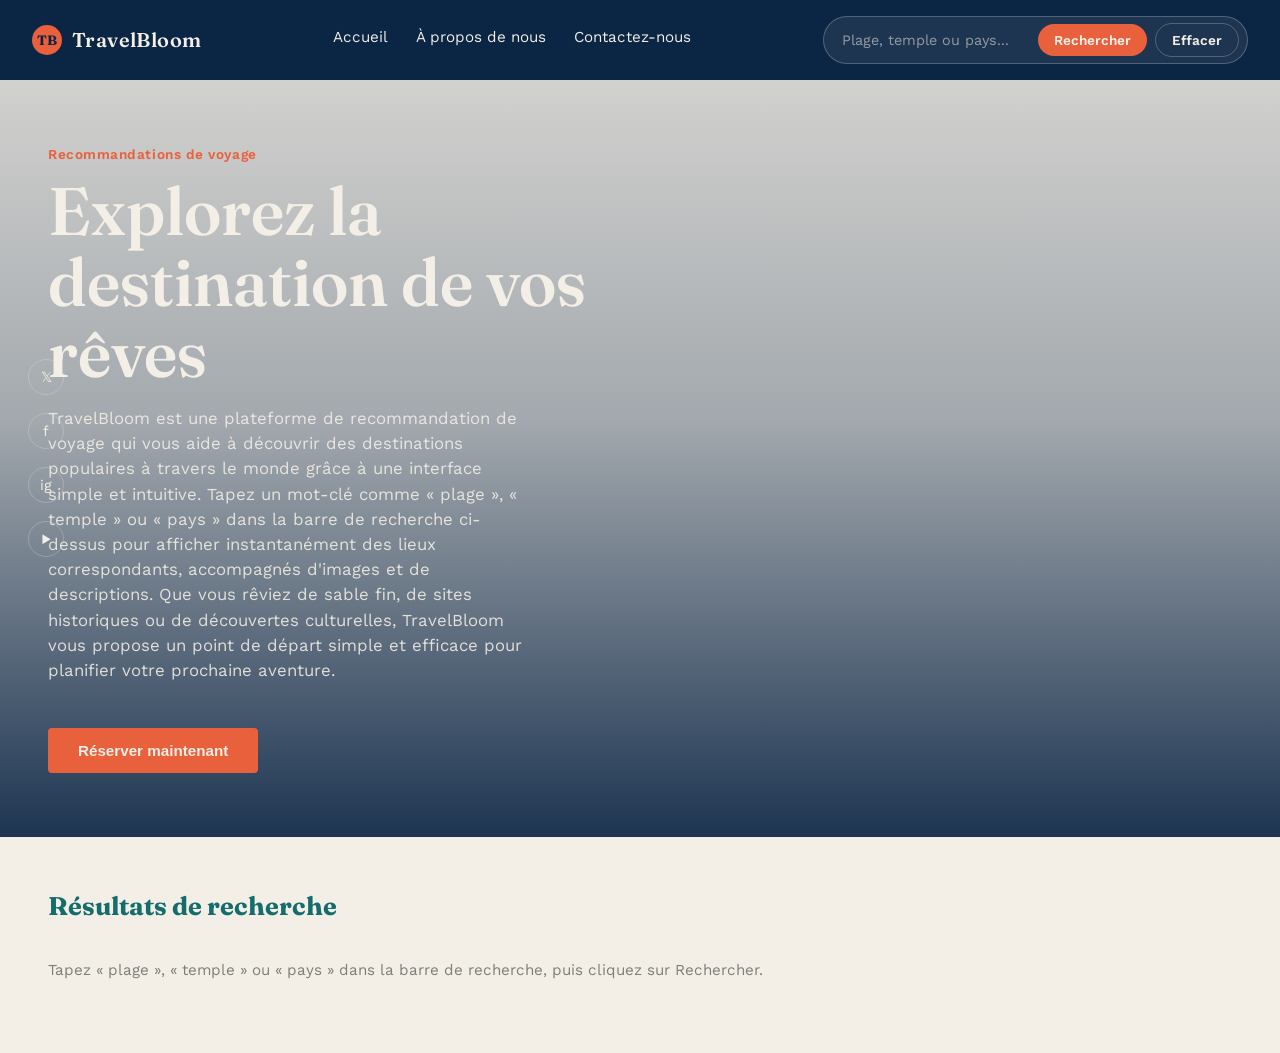
<file: index.html>
<!DOCTYPE html>
<html lang="fr">
<head>
  <meta charset="UTF-8">
  <meta name="viewport" content="width=device-width, initial-scale=1.0">
  <title>TravelBloom - Recommandations de voyage</title>
  <link rel="stylesheet" href="style.css">
</head>
<body>

  <nav class="navbar">
    <div class="brand">
      <span class="brand-mark">TB</span>
      TravelBloom
    </div>
    <div class="nav-links">
      <a href="index.html">Accueil</a>
      <a href="about_us.html">À propos de nous</a>
      <a href="contact_us.html">Contactez-nous</a>
    </div>
    <div class="nav-search">
      <input type="text" id="searchInput" placeholder="Plage, temple ou pays...">
      <button class="btn-search" id="searchBtn">Rechercher</button>
      <button class="btn-clear" id="clearBtn">Effacer</button>
    </div>
  </nav>

  <header class="hero" style="background-image: url('https://images.unsplash.com/photo-1501785888041-af3ef285b470?q=80&w=1600');">
    <div class="social-rail">
      <a href="#" aria-label="Twitter">𝕏</a>
      <a href="#" aria-label="Facebook">f</a>
      <a href="#" aria-label="Instagram">ig</a>
      <a href="#" aria-label="YouTube">▶</a>
    </div>
    <div class="hero-content">
      <div class="hero-eyebrow">Recommandations de voyage</div>
      <h1>Explorez la destination de vos rêves</h1>
      <p>TravelBloom est une plateforme de recommandation de voyage qui vous aide à découvrir des destinations populaires à travers le monde grâce à une interface simple et intuitive. Tapez un mot-clé comme « plage », « temple » ou « pays » dans la barre de recherche ci-dessus pour afficher instantanément des lieux correspondants, accompagnés d'images et de descriptions. Que vous rêviez de sable fin, de sites historiques ou de découvertes culturelles, TravelBloom vous propose un point de départ simple et efficace pour planifier votre prochaine aventure.</p>
      <button class="btn-primary" onclick="document.getElementById('searchInput').focus()">Réserver maintenant</button>
    </div>
  </header>

  <section class="results-section">
    <h2 class="results-heading">Résultats de recherche</h2>
    <div id="resultsGrid" class="results-grid">
      <p class="empty-state">Tapez « plage », « temple » ou « pays » dans la barre de recherche, puis cliquez sur Rechercher.</p>
    </div>
  </section>

  <script src="travel_recommendation.js"></script>
</body>
</html>
</file>
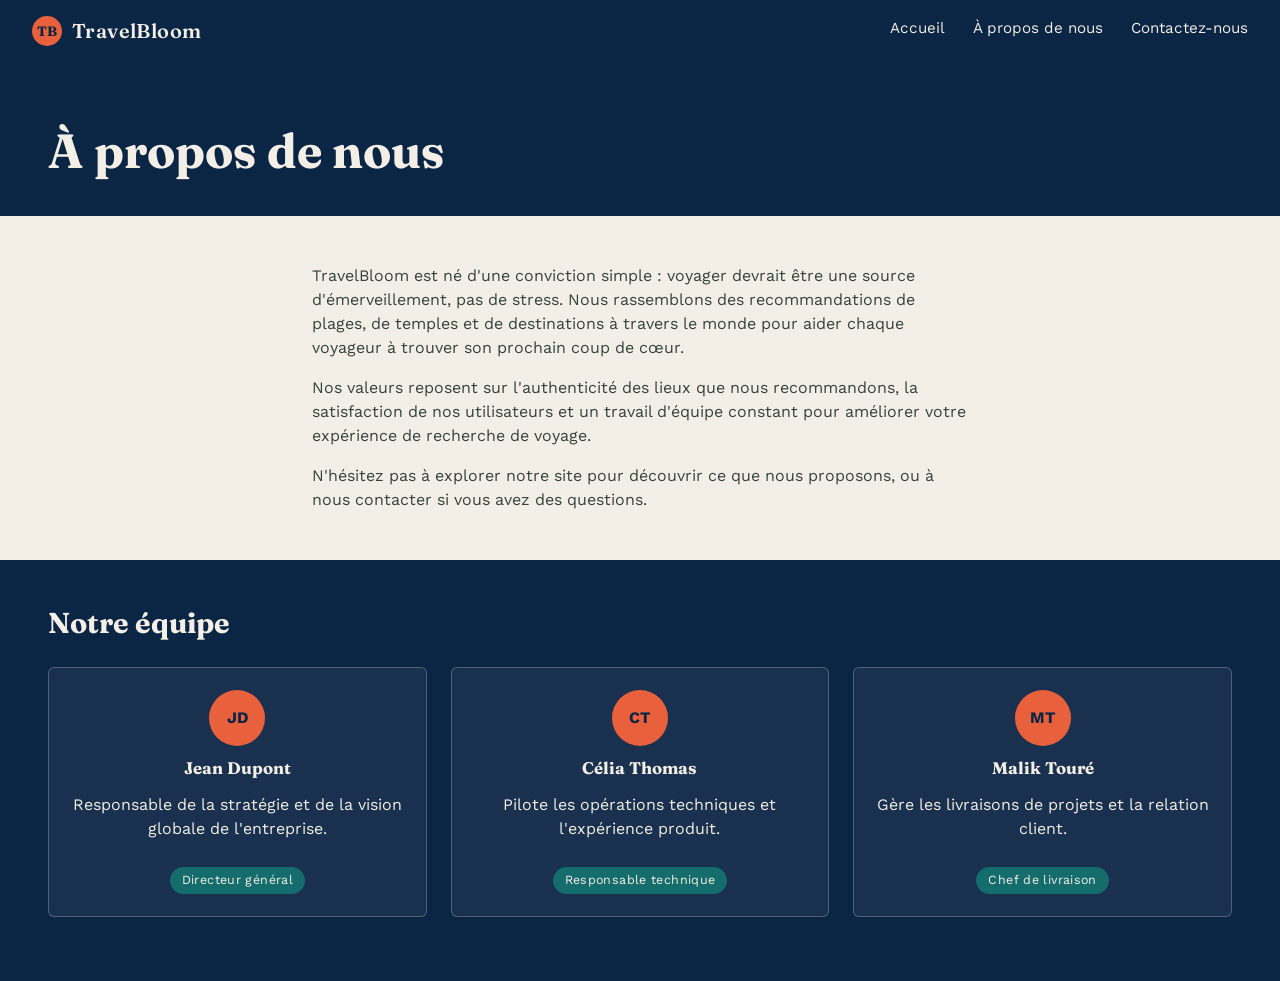
<file: about_us.html>
<!DOCTYPE html>
<html lang="fr">
<head>
  <meta charset="UTF-8">
  <meta name="viewport" content="width=device-width, initial-scale=1.0">
  <title>TravelBloom - À propos de nous</title>
  <link rel="stylesheet" href="style.css">
</head>
<body>

  <nav class="navbar">
    <div class="brand">
      <span class="brand-mark">TB</span>
      TravelBloom
    </div>
    <div class="nav-links">
      <a href="travel_recommendation.html">Accueil</a>
      <a href="about_us.html">À propos de nous</a>
      <a href="contact_us.html">Contactez-nous</a>
    </div>
  </nav>

  <header class="page-hero">
    <h1>À propos de nous</h1>
  </header>

  <section class="about-block">
    <p>TravelBloom est né d'une conviction simple : voyager devrait être une source d'émerveillement, pas de stress. Nous rassemblons des recommandations de plages, de temples et de destinations à travers le monde pour aider chaque voyageur à trouver son prochain coup de cœur.</p>
    <p>Nos valeurs reposent sur l'authenticité des lieux que nous recommandons, la satisfaction de nos utilisateurs et un travail d'équipe constant pour améliorer votre expérience de recherche de voyage.</p>
    <p>N'hésitez pas à explorer notre site pour découvrir ce que nous proposons, ou à nous contacter si vous avez des questions.</p>
  </section>

  <section class="team-section">
    <h2>Notre équipe</h2>
    <div class="team-grid">
      <div class="team-card">
        <div class="team-avatar">JD</div>
        <h3>Jean Dupont</h3>
        <p>Responsable de la stratégie et de la vision globale de l'entreprise.</p>
        <span class="team-role">Directeur général</span>
      </div>
      <div class="team-card">
        <div class="team-avatar">CT</div>
        <h3>Célia Thomas</h3>
        <p>Pilote les opérations techniques et l'expérience produit.</p>
        <span class="team-role">Responsable technique</span>
      </div>
      <div class="team-card">
        <div class="team-avatar">MT</div>
        <h3>Malik Touré</h3>
        <p>Gère les livraisons de projets et la relation client.</p>
        <span class="team-role">Chef de livraison</span>
      </div>
    </div>
  </section>

</body>
</html>
</file>
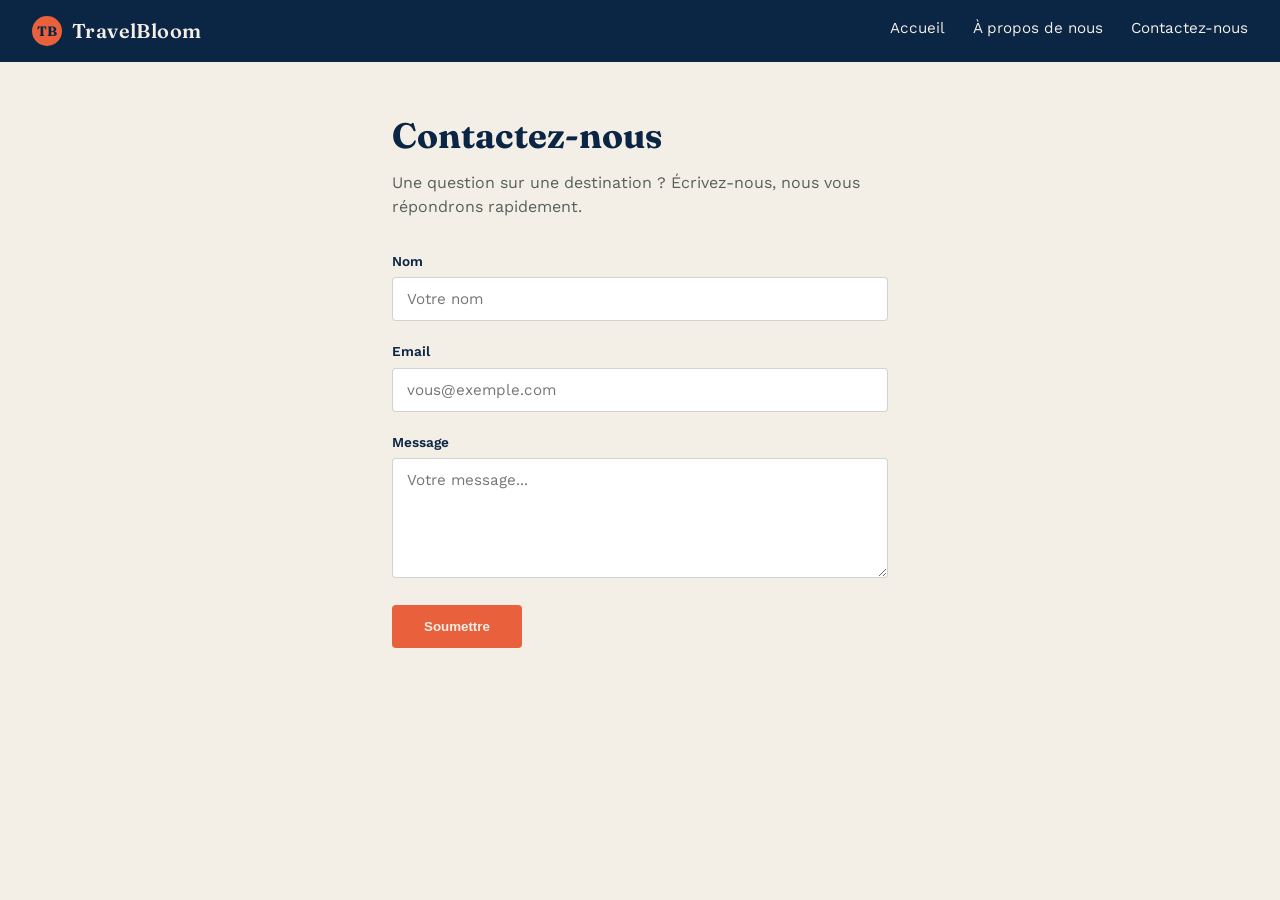
<file: contact_us.html>
<!DOCTYPE html>
<html lang="fr">
<head>
  <meta charset="UTF-8">
  <meta name="viewport" content="width=device-width, initial-scale=1.0">
  <title>TravelBloom - Contactez-nous</title>
  <link rel="stylesheet" href="style.css">
</head>
<body>

  <nav class="navbar">
    <div class="brand">
      <span class="brand-mark">TB</span>
      TravelBloom
    </div>
    <div class="nav-links">
      <a href="travel_recommendation.html">Accueil</a>
      <a href="about_us.html">À propos de nous</a>
      <a href="contact_us.html">Contactez-nous</a>
    </div>
  </nav>

  <section class="contact-wrap">
    <h1>Contactez-nous</h1>
    <p class="lead">Une question sur une destination ? Écrivez-nous, nous vous répondrons rapidement.</p>

    <form class="contact-form" id="contactForm">
      <label for="name">Nom</label>
      <input type="text" id="name" name="name" placeholder="Votre nom" required>

      <label for="email">Email</label>
      <input type="email" id="email" name="email" placeholder="vous@exemple.com" required>

      <label for="message">Message</label>
      <textarea id="message" name="message" placeholder="Votre message..." required></textarea>

      <button type="submit">Soumettre</button>
    </form>
    <p class="form-note" id="formNote"></p>
  </section>

  <script>
    document.getElementById('contactForm').addEventListener('submit', function (e) {
      e.preventDefault();
      document.getElementById('formNote').textContent = 'Merci ! Votre message a bien été envoyé.';
      this.reset();
    });
  </script>

</body>
</html>
</file>
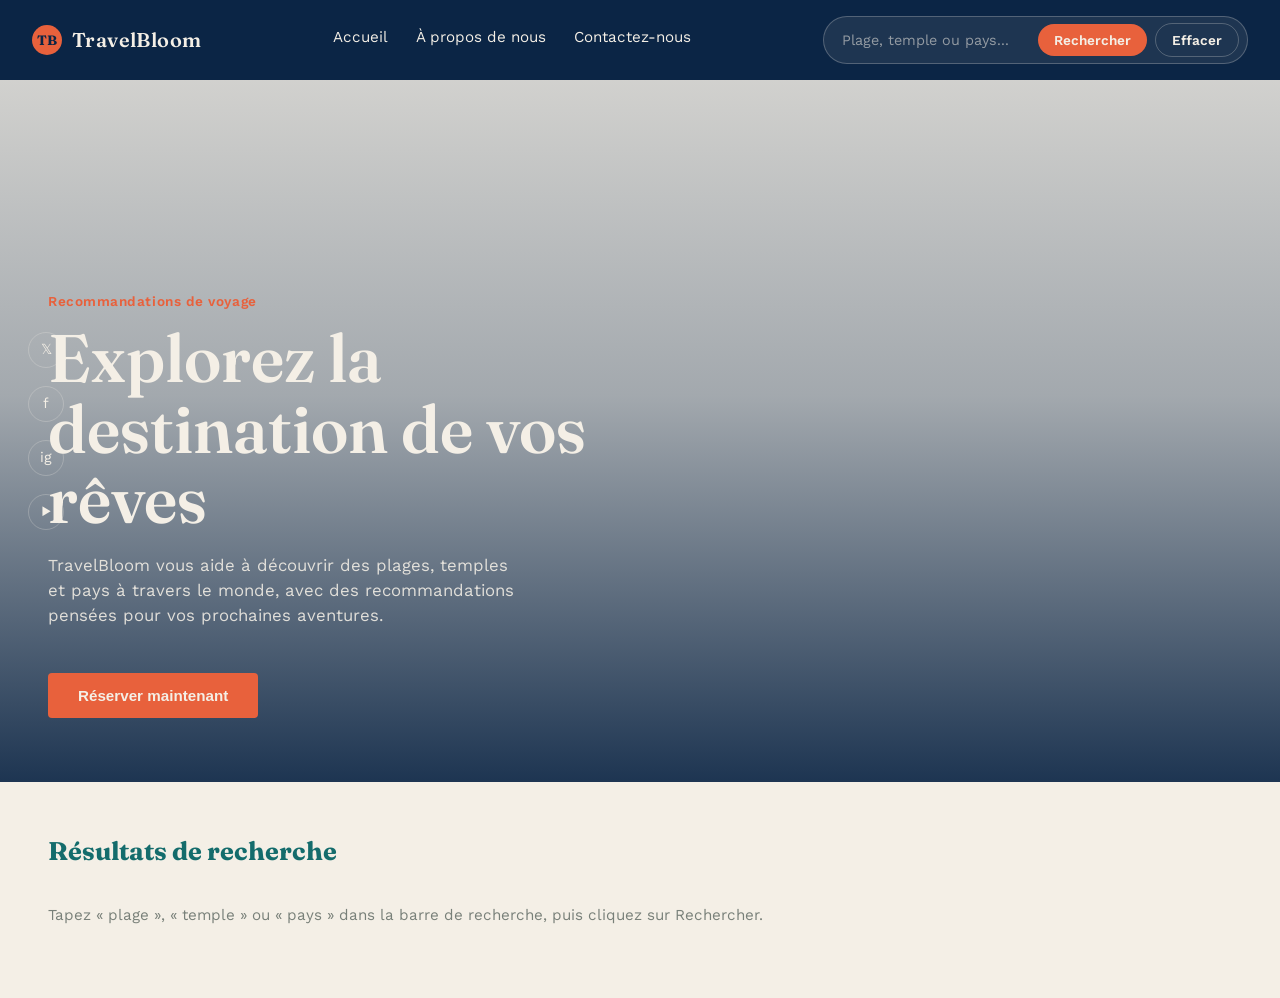
<file: travel_recommendation.html>
<!DOCTYPE html>
<html lang="fr">
<head>
  <meta charset="UTF-8">
  <meta name="viewport" content="width=device-width, initial-scale=1.0">
  <title>TravelBloom - Recommandations de voyage</title>
  <link rel="stylesheet" href="style.css">
</head>
<body>

  <nav class="navbar">
    <div class="brand">
      <span class="brand-mark">TB</span>
      TravelBloom
    </div>
    <div class="nav-links">
      <a href="travel_recommendation.html">Accueil</a>
      <a href="about_us.html">À propos de nous</a>
      <a href="contact_us.html">Contactez-nous</a>
    </div>
    <div class="nav-search">
      <input type="text" id="searchInput" placeholder="Plage, temple ou pays...">
      <button class="btn-search" id="searchBtn">Rechercher</button>
      <button class="btn-clear" id="clearBtn">Effacer</button>
    </div>
  </nav>

  <header class="hero" style="background-image: url('https://images.unsplash.com/photo-1501785888041-af3ef285b470?q=80&w=1600');">
    <div class="social-rail">
      <a href="#" aria-label="Twitter">𝕏</a>
      <a href="#" aria-label="Facebook">f</a>
      <a href="#" aria-label="Instagram">ig</a>
      <a href="#" aria-label="YouTube">▶</a>
    </div>
    <div class="hero-content">
      <div class="hero-eyebrow">Recommandations de voyage</div>
      <h1>Explorez la destination de vos rêves</h1>
      <p>TravelBloom vous aide à découvrir des plages, temples et pays à travers le monde, avec des recommandations pensées pour vos prochaines aventures.</p>
      <button class="btn-primary" onclick="document.getElementById('searchInput').focus()">Réserver maintenant</button>
    </div>
  </header>

  <section class="results-section">
    <h2 class="results-heading">Résultats de recherche</h2>
    <div id="resultsGrid" class="results-grid">
      <p class="empty-state">Tapez « plage », « temple » ou « pays » dans la barre de recherche, puis cliquez sur Rechercher.</p>
    </div>
  </section>

  <script src="travel_recommendation.js"></script>
</body>
</html>
</file>
<file: style.css>
@import url('https://fonts.googleapis.com/css2?family=Fraunces:opsz,wght@9..144,300;9..144,500;9..144,600;9..144,700&family=Work+Sans:wght@400;500;600&display=swap');

:root {
  --navy: #0B2545;
  --teal: #146C6C;
  --sand: #F4EFE6;
  --coral: #E8613C;
  --ink: #12241F;
  --line: rgba(244, 239, 230, 0.25);
}

* { box-sizing: border-box; }

body {
  margin: 0;
  font-family: 'Work Sans', sans-serif;
  color: var(--ink);
  background: var(--sand);
  line-height: 1.5;
}

h1, h2, h3 {
  font-family: 'Fraunces', serif;
  margin: 0;
  line-height: 1.05;
}

a { color: inherit; text-decoration: none; }

/* ---------- NAVBAR ---------- */
.navbar {
  display: flex;
  align-items: center;
  justify-content: space-between;
  gap: 24px;
  background: var(--navy);
  color: var(--sand);
  padding: 16px 32px;
  flex-wrap: wrap;
}

.brand {
  display: flex;
  align-items: center;
  gap: 10px;
  font-family: 'Fraunces', serif;
  font-weight: 600;
  font-size: 1.25rem;
  letter-spacing: 0.02em;
}

.brand-mark {
  width: 30px;
  height: 30px;
  border-radius: 50%;
  background: var(--coral);
  display: inline-flex;
  align-items: center;
  justify-content: center;
  font-size: 0.85rem;
  font-weight: 700;
  color: var(--navy);
}

.nav-links {
  display: flex;
  gap: 28px;
  font-size: 0.95rem;
}

.nav-links a {
  padding-bottom: 4px;
  border-bottom: 1px solid transparent;
  transition: border-color 0.15s ease;
}

.nav-links a:hover { border-color: var(--coral); }

.nav-search {
  display: flex;
  align-items: center;
  gap: 8px;
  background: rgba(244, 239, 230, 0.08);
  border: 1px solid var(--line);
  border-radius: 999px;
  padding: 6px 8px 6px 16px;
}

.nav-search input {
  background: transparent;
  border: none;
  outline: none;
  color: var(--sand);
  font-family: 'Work Sans', sans-serif;
  font-size: 0.9rem;
  width: 190px;
}

.nav-search input::placeholder { color: rgba(244, 239, 230, 0.55); }

.nav-search button {
  border: none;
  border-radius: 999px;
  padding: 8px 16px;
  font-family: 'Work Sans', sans-serif;
  font-size: 0.85rem;
  font-weight: 600;
  cursor: pointer;
  transition: transform 0.12s ease;
}

.nav-search button:hover { transform: translateY(-1px); }

.btn-search { background: var(--coral); color: var(--sand); }
.btn-clear { background: transparent; color: var(--sand); border: 1px solid var(--line) !important; }

/* ---------- HERO ---------- */
.hero {
  position: relative;
  min-height: 78vh;
  display: flex;
  align-items: flex-end;
  background-size: cover;
  background-position: center;
  color: var(--sand);
  padding: 64px 48px;
}

.hero::before {
  content: "";
  position: absolute;
  inset: 0;
  background: linear-gradient(0deg, rgba(11,37,69,0.92) 0%, rgba(11,37,69,0.35) 55%, rgba(11,37,69,0.15) 100%);
}

.social-rail {
  position: absolute;
  left: 28px;
  top: 50%;
  transform: translateY(-50%);
  display: flex;
  flex-direction: column;
  gap: 18px;
  z-index: 2;
}

.social-rail a {
  width: 36px;
  height: 36px;
  border: 1px solid var(--line);
  border-radius: 50%;
  display: flex;
  align-items: center;
  justify-content: center;
  color: var(--sand);
  font-size: 0.9rem;
}

.hero-content {
  position: relative;
  z-index: 2;
  max-width: 620px;
}

.hero-eyebrow {
  font-size: 0.85rem;
  letter-spacing: 0.04em;
  color: var(--coral);
  margin-bottom: 12px;
  font-weight: 600;
}

.hero h1 {
  font-size: clamp(2.4rem, 6vw, 4.2rem);
  font-weight: 600;
}

.hero p {
  margin-top: 18px;
  font-size: 1.05rem;
  color: rgba(244, 239, 230, 0.88);
  max-width: 480px;
}

.btn-primary {
  display: inline-block;
  margin-top: 28px;
  background: var(--coral);
  color: var(--sand);
  padding: 14px 30px;
  border-radius: 4px;
  font-weight: 600;
  font-size: 0.95rem;
  border: none;
  cursor: pointer;
}

/* ---------- RESULTS ---------- */
.results-section {
  padding: 56px 48px;
}

.results-heading {
  font-size: 1.6rem;
  color: var(--teal);
  margin-bottom: 24px;
}

.results-grid {
  display: grid;
  grid-template-columns: repeat(auto-fit, minmax(260px, 1fr));
  gap: 24px;
}

.result-card {
  background: white;
  border: 1px solid rgba(18, 36, 31, 0.08);
  border-radius: 6px;
  overflow: hidden;
  display: flex;
  flex-direction: column;
}

.result-card img {
  width: 100%;
  height: 190px;
  object-fit: cover;
  display: block;
}

.result-card .card-body {
  padding: 18px 20px 20px;
  display: flex;
  flex-direction: column;
  gap: 8px;
  flex: 1;
}

.result-card h3 {
  font-size: 1.15rem;
  color: var(--navy);
}

.result-card p {
  font-size: 0.92rem;
  color: rgba(18, 36, 31, 0.75);
  margin: 0;
  flex: 1;
}

.card-cta {
  align-self: flex-start;
  margin-top: 4px;
  font-size: 0.85rem;
  font-weight: 600;
  color: var(--coral);
  background: none;
  border: none;
  cursor: pointer;
  padding: 0;
}

.empty-state {
  color: rgba(18, 36, 31, 0.55);
  font-size: 0.95rem;
}

/* ---------- ABOUT PAGE ---------- */
.page-hero {
  background: var(--navy);
  color: var(--sand);
  padding: 64px 48px 40px;
}

.page-hero h1 { font-size: clamp(2rem, 5vw, 3rem); }

.about-block {
  max-width: 720px;
  margin: 48px auto;
  padding: 0 32px;
}

.about-block p { margin-bottom: 16px; color: rgba(18, 36, 31, 0.85); }

.team-section {
  background: var(--navy);
  color: var(--sand);
  padding: 48px 48px 64px;
}

.team-section h2 { font-size: 1.8rem; margin-bottom: 28px; }

.team-grid {
  display: grid;
  grid-template-columns: repeat(auto-fit, minmax(200px, 1fr));
  gap: 24px;
}

.team-card {
  background: rgba(244, 239, 230, 0.06);
  border: 1px solid var(--line);
  border-radius: 6px;
  padding: 22px;
  text-align: center;
}

.team-avatar {
  width: 56px;
  height: 56px;
  border-radius: 50%;
  background: var(--coral);
  margin: 0 auto 14px;
  display: flex;
  align-items: center;
  justify-content: center;
  font-weight: 700;
  color: var(--navy);
}

.team-card h3 { font-size: 1.05rem; margin-bottom: 4px; }

.team-role {
  display: inline-block;
  margin-top: 10px;
  font-size: 0.78rem;
  letter-spacing: 0.03em;
  background: var(--teal);
  color: var(--sand);
  padding: 4px 12px;
  border-radius: 999px;
}

/* ---------- CONTACT PAGE ---------- */
.contact-wrap {
  max-width: 560px;
  margin: 56px auto;
  padding: 0 32px 64px;
}

.contact-wrap h1 { color: var(--navy); font-size: 2.2rem; margin-bottom: 8px; }
.contact-wrap .lead { color: rgba(18,36,31,0.7); margin-bottom: 32px; }

.contact-form label {
  display: block;
  font-size: 0.85rem;
  font-weight: 600;
  margin-bottom: 6px;
  color: var(--navy);
}

.contact-form input,
.contact-form textarea {
  width: 100%;
  padding: 12px 14px;
  border: 1px solid rgba(18, 36, 31, 0.2);
  border-radius: 4px;
  font-family: 'Work Sans', sans-serif;
  font-size: 0.95rem;
  margin-bottom: 20px;
  background: white;
}

.contact-form textarea { min-height: 120px; resize: vertical; }

.contact-form button {
  background: var(--coral);
  color: var(--sand);
  border: none;
  padding: 14px 32px;
  border-radius: 4px;
  font-weight: 600;
  cursor: pointer;
}

.form-note {
  margin-top: 16px;
  font-size: 0.85rem;
  color: var(--teal);
}

@media (max-width: 720px) {
  .navbar { flex-direction: column; align-items: flex-start; }
  .nav-search input { width: 140px; }
  .social-rail { display: none; }
  .hero { padding: 40px 24px; }
  .results-section, .about-block, .team-section, .contact-wrap { padding-left: 24px; padding-right: 24px; }
}
</file>
